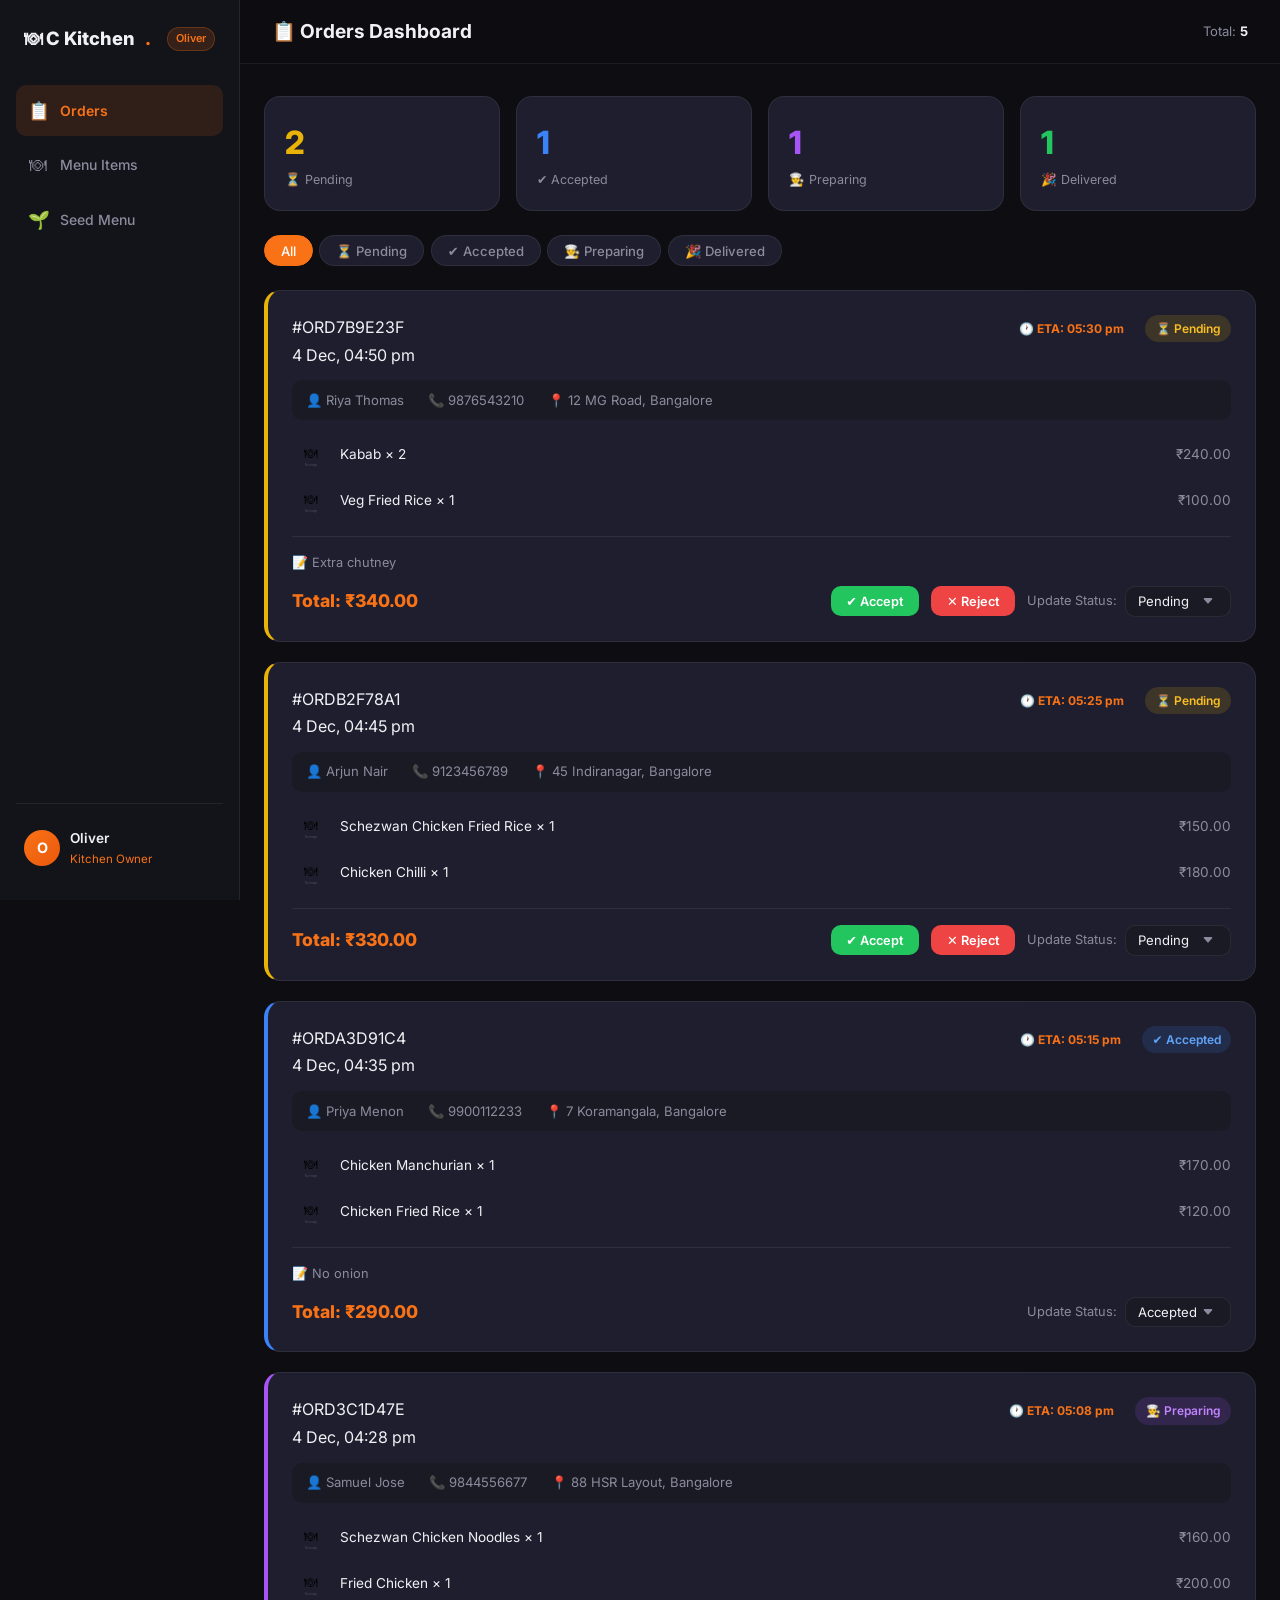
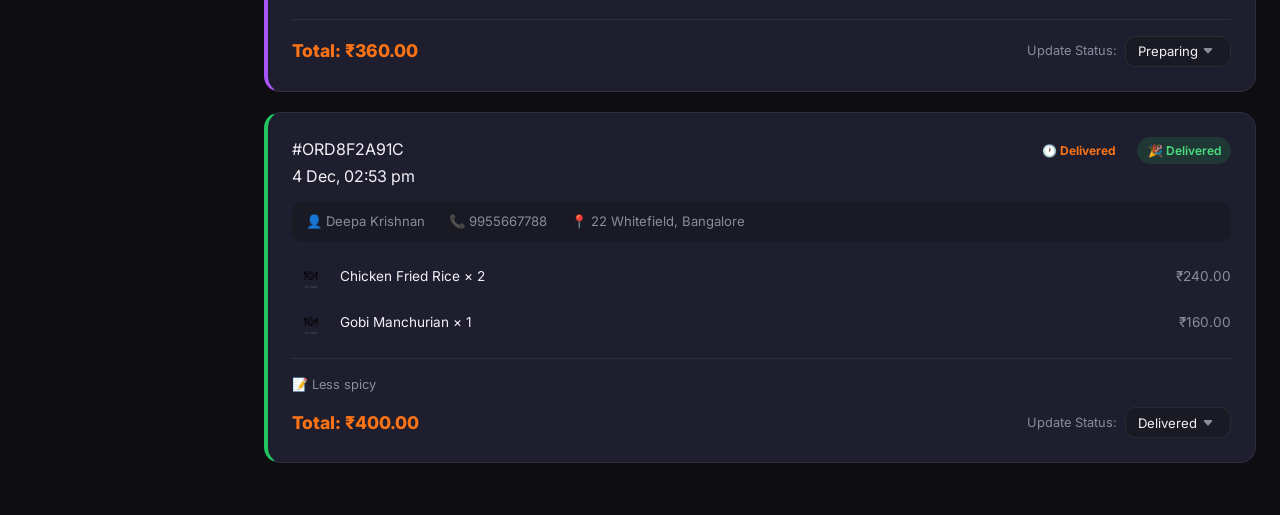
<file: preview/admin.html>
<!DOCTYPE html>
<html lang="en">
<head>
  <meta charset="UTF-8" />
  <meta name="viewport" content="width=device-width, initial-scale=1.0" />
  <title>Orders Dashboard — C Kitchen by Oliver</title>
  <link rel="stylesheet" href="/css/main.css" />
  <link rel="stylesheet" href="/css/admin.css" />
  <style>
    @keyframes slideIn { from { opacity:0; transform:translateY(12px); } to { opacity:1; transform:none; } }
    .eta-pill { display:inline-flex; align-items:center; gap:.35rem; background:var(--clr-primary-alpha); color:var(--clr-primary); padding:.25rem .7rem; border-radius:var(--radius-full); font-size:.75rem; font-weight:700; }
  </style>
</head>
<body>

<div class="admin-layout">
  <!-- Sidebar -->
  <aside class="admin-sidebar">
    <div class="sidebar-brand">🍽 C Kitchen<span class="brand-dot">.</span> <span class="sidebar-badge">Oliver</span></div>
    <nav class="sidebar-nav">
      <a class="sidebar-link active" href="/preview/admin.html"><span class="link-icon">📋</span> Orders</a>
      <a class="sidebar-link" href="#"><span class="link-icon">🍽</span> Menu Items</a>
      <a class="sidebar-link" href="#"><span class="link-icon">🌱</span> Seed Menu</a>
    </nav>
    <div class="sidebar-bottom">
      <div class="sidebar-admin-info">
        <div class="admin-avatar">O</div>
        <div class="admin-info-text">
          <div class="admin-name-text">Oliver</div>
          <div class="admin-role-text">Kitchen Owner</div>
        </div>
      </div>
    </div>
  </aside>

  <!-- Main -->
  <div class="admin-main">
    <div class="admin-topbar">
      <h1>📋 Orders Dashboard</h1>
      <div class="topbar-right">
        <span style="font-size:.82rem;color:var(--clr-text-muted);">Total: <strong style="color:var(--clr-text);">5</strong></span>
      </div>
    </div>

    <div class="page-container">
      <!-- Stats -->
      <div class="stats-bar">
        <div class="stat-card"><div class="stat-value" style="color:var(--clr-warning);">2</div><div class="stat-label">⏳ Pending</div></div>
        <div class="stat-card"><div class="stat-value" style="color:var(--clr-info);">1</div><div class="stat-label">✔ Accepted</div></div>
        <div class="stat-card"><div class="stat-value" style="color:var(--clr-purple);">1</div><div class="stat-label">👨‍🍳 Preparing</div></div>
        <div class="stat-card"><div class="stat-value" style="color:var(--clr-success);">1</div><div class="stat-label">🎉 Delivered</div></div>
      </div>

      <!-- Status Tabs -->
      <div class="status-tabs" id="tabs">
        <button class="status-tab active" data-status="All">All</button>
        <button class="status-tab" data-status="Pending">⏳ Pending</button>
        <button class="status-tab" data-status="Accepted">✔ Accepted</button>
        <button class="status-tab" data-status="Preparing">👨‍🍳 Preparing</button>
        <button class="status-tab" data-status="Delivered">🎉 Delivered</button>
      </div>

      <div id="orders-container"></div>
    </div>
  </div>
</div>

<script>
const ORDERS = [
  {
    id:"ORD7B9E23F", status:"Pending",
    customer:{ name:"Riya Thomas",    phone:"9876543210", address:"12 MG Road, Bangalore" },
    createdAt: new Date(Date.now() - 3*60*1000),
    estimatedDeliveryAt: new Date(Date.now() + 37*60*1000),
    items:[
      { name:"Kabab",         qty:2, price:120, img:"https://images.unsplash.com/photo-1565557623262-b51c2513a641?w=60&q=80" },
      { name:"Veg Fried Rice",qty:1, price:100, img:"https://images.unsplash.com/photo-1596560548464-f010549b84d7?w=60&q=80" },
    ], total:340, notes:"Extra chutney"
  },
  {
    id:"ORDB2F78A1", status:"Pending",
    customer:{ name:"Arjun Nair",     phone:"9123456789", address:"45 Indiranagar, Bangalore" },
    createdAt: new Date(Date.now() - 8*60*1000),
    estimatedDeliveryAt: new Date(Date.now() + 32*60*1000),
    items:[
      { name:"Schezwan Chicken Fried Rice", qty:1, price:150, img:"https://images.unsplash.com/photo-1512058564366-18510be2db19?w=60&q=80" },
      { name:"Chicken Chilli",              qty:1, price:180, img:"https://images.unsplash.com/photo-1565557623262-b51c2513a641?w=60&q=80" },
    ], total:330, notes:""
  },
  {
    id:"ORDA3D91C4", status:"Accepted",
    customer:{ name:"Priya Menon",    phone:"9900112233", address:"7 Koramangala, Bangalore" },
    createdAt: new Date(Date.now() - 18*60*1000),
    estimatedDeliveryAt: new Date(Date.now() + 22*60*1000),
    items:[
      { name:"Chicken Manchurian",  qty:1, price:170, img:"https://images.unsplash.com/photo-1626082927389-6cd097cdc6ec?w=60&q=80" },
      { name:"Chicken Fried Rice",  qty:1, price:120, img:"https://images.unsplash.com/photo-1512058564366-18510be2db19?w=60&q=80" },
    ], total:290, notes:"No onion"
  },
  {
    id:"ORD3C1D47E", status:"Preparing",
    customer:{ name:"Samuel Jose",   phone:"9844556677", address:"88 HSR Layout, Bangalore" },
    createdAt: new Date(Date.now() - 25*60*1000),
    estimatedDeliveryAt: new Date(Date.now() + 15*60*1000),
    items:[
      { name:"Schezwan Chicken Noodles", qty:1, price:160, img:"https://images.unsplash.com/photo-1569718212165-3a8278d5f624?w=60&q=80" },
      { name:"Fried Chicken",            qty:1, price:200, img:"https://images.unsplash.com/photo-1598515214211-89d3c73ae83b?w=60&q=80" },
    ], total:360, notes:""
  },
  {
    id:"ORD8F2A91C", status:"Delivered",
    customer:{ name:"Deepa Krishnan", phone:"9955667788", address:"22 Whitefield, Bangalore" },
    createdAt: new Date(Date.now() - 2*60*60*1000),
    estimatedDeliveryAt: new Date(Date.now() - 2*60*60*1000 + 40*60*1000),
    items:[
      { name:"Chicken Fried Rice", qty:2, price:120, img:"https://images.unsplash.com/photo-1512058564366-18510be2db19?w=60&q=80" },
      { name:"Gobi Manchurian",    qty:1, price:160, img:"https://images.unsplash.com/photo-1630409351241-e90e7f6a8bf4?w=60&q=80" },
    ], total:400, notes:"Less spicy"
  },
];

const STATUSES = ["Pending","Accepted","Rejected","Preparing","Delivered"];
const STATUS_MAP = {
  Pending:   "badge-amber",
  Accepted:  "badge-blue",
  Rejected:  "badge-red",
  Preparing: "badge-purple",
  Delivered: "badge-green",
};
const STATUS_ICON = { Pending:"⏳", Accepted:"✔", Rejected:"✕", Preparing:"👨‍🍳", Delivered:"🎉" };

function formatDate(d) {
  return d.toLocaleString("en-IN", { day:"numeric", month:"short", hour:"2-digit", minute:"2-digit" });
}
function fmtTime(d) {
  return new Date(d).toLocaleTimeString("en-IN", { hour:"2-digit", minute:"2-digit" });
}

function renderOrders(filter) {
  const container = document.getElementById("orders-container");
  const list = filter === "All" ? ORDERS : ORDERS.filter(o => o.status === filter);

  container.innerHTML = list.map(order => {
    const quickBtns = order.status === "Pending"
      ? `<button class="btn btn-success btn-sm" onclick="updateStatus('${order.id}','Accepted')">✔ Accept</button>
         <button class="btn btn-danger btn-sm" onclick="updateStatus('${order.id}','Rejected')">✕ Reject</button>`
      : "";

    const opts = STATUSES.map(s => `<option value="${s}" ${s===order.status?"selected":""}>${s}</option>`).join("");

    return `
      <div class="admin-order-card status-${order.status.toLowerCase()}" id="card-${order.id}" style="animation:slideIn .3s ease both;">
        <div class="admin-order-header">
          <div class="admin-order-meta">
            <span class="order-id">#${order.id}</span>
            <span class="order-date">${formatDate(order.createdAt)}</span>
          </div>
          <div style="display:flex;align-items:center;gap:.6rem;">
            ${order.estimatedDeliveryAt && order.status !== 'Rejected' ? `<span class="eta-pill">🕐 ${order.status === 'Delivered' ? 'Delivered' : 'ETA: ' + fmtTime(order.estimatedDeliveryAt)}</span>` : ''}
            <span class="badge ${STATUS_MAP[order.status]}">${STATUS_ICON[order.status]} ${order.status}</span>
          </div>
        </div>
        <div class="admin-customer-info">
          <span>👤 ${order.customer.name}</span>
          <span>📞 ${order.customer.phone}</span>
          <span>📍 ${order.customer.address}</span>
        </div>
        <div class="admin-order-items">
          ${order.items.map(i => `
            <div class="admin-order-item">
              <img src="${i.img}" alt="${i.name}" onerror="this.src='/assets/placeholder.svg'" />
              <span>${i.name} × ${i.qty}</span>
              <span>₹${(i.price*i.qty).toFixed(2)}</span>
            </div>`).join("")}
        </div>
        ${order.notes ? `<p class="order-notes">📝 ${order.notes}</p>` : ""}
        <div class="admin-order-footer">
          <strong class="order-total">Total: ₹${order.total.toFixed(2)}</strong>
          <div class="admin-order-actions">
            ${quickBtns}
            <div class="status-update-wrap">
              <label>Update Status:</label>
              <select class="status-select" onchange="updateStatus('${order.id}', this.value)">${opts}</select>
            </div>
          </div>
        </div>
      </div>`;
  }).join("");
}

let currentFilter = "All";

function updateStatus(orderId, newStatus) {
  const order = ORDERS.find(o => o.id === orderId);
  if (!order) return;
  order.status = newStatus;
  renderOrders(currentFilter);
  const t = document.createElement("div");
  t.className = "toast toast-success";
  t.innerHTML = `<span class="toast-icon">✓</span><span class="toast-message">Order ${orderId.slice(-6)} marked as ${newStatus}</span>`;
  document.body.appendChild(t);
  requestAnimationFrame(() => t.classList.add("toast-visible"));
  setTimeout(() => { t.classList.remove("toast-visible"); setTimeout(() => t.remove(), 400); }, 3000);
}

// Filter tabs
document.getElementById("tabs").addEventListener("click", e => {
  const tab = e.target.closest(".status-tab");
  if (!tab) return;
  document.querySelectorAll(".status-tab").forEach(t => t.classList.remove("active"));
  tab.classList.add("active");
  currentFilter = tab.dataset.status;
  renderOrders(currentFilter);
});

renderOrders("All");
</script>
</body>
</html>
</file>
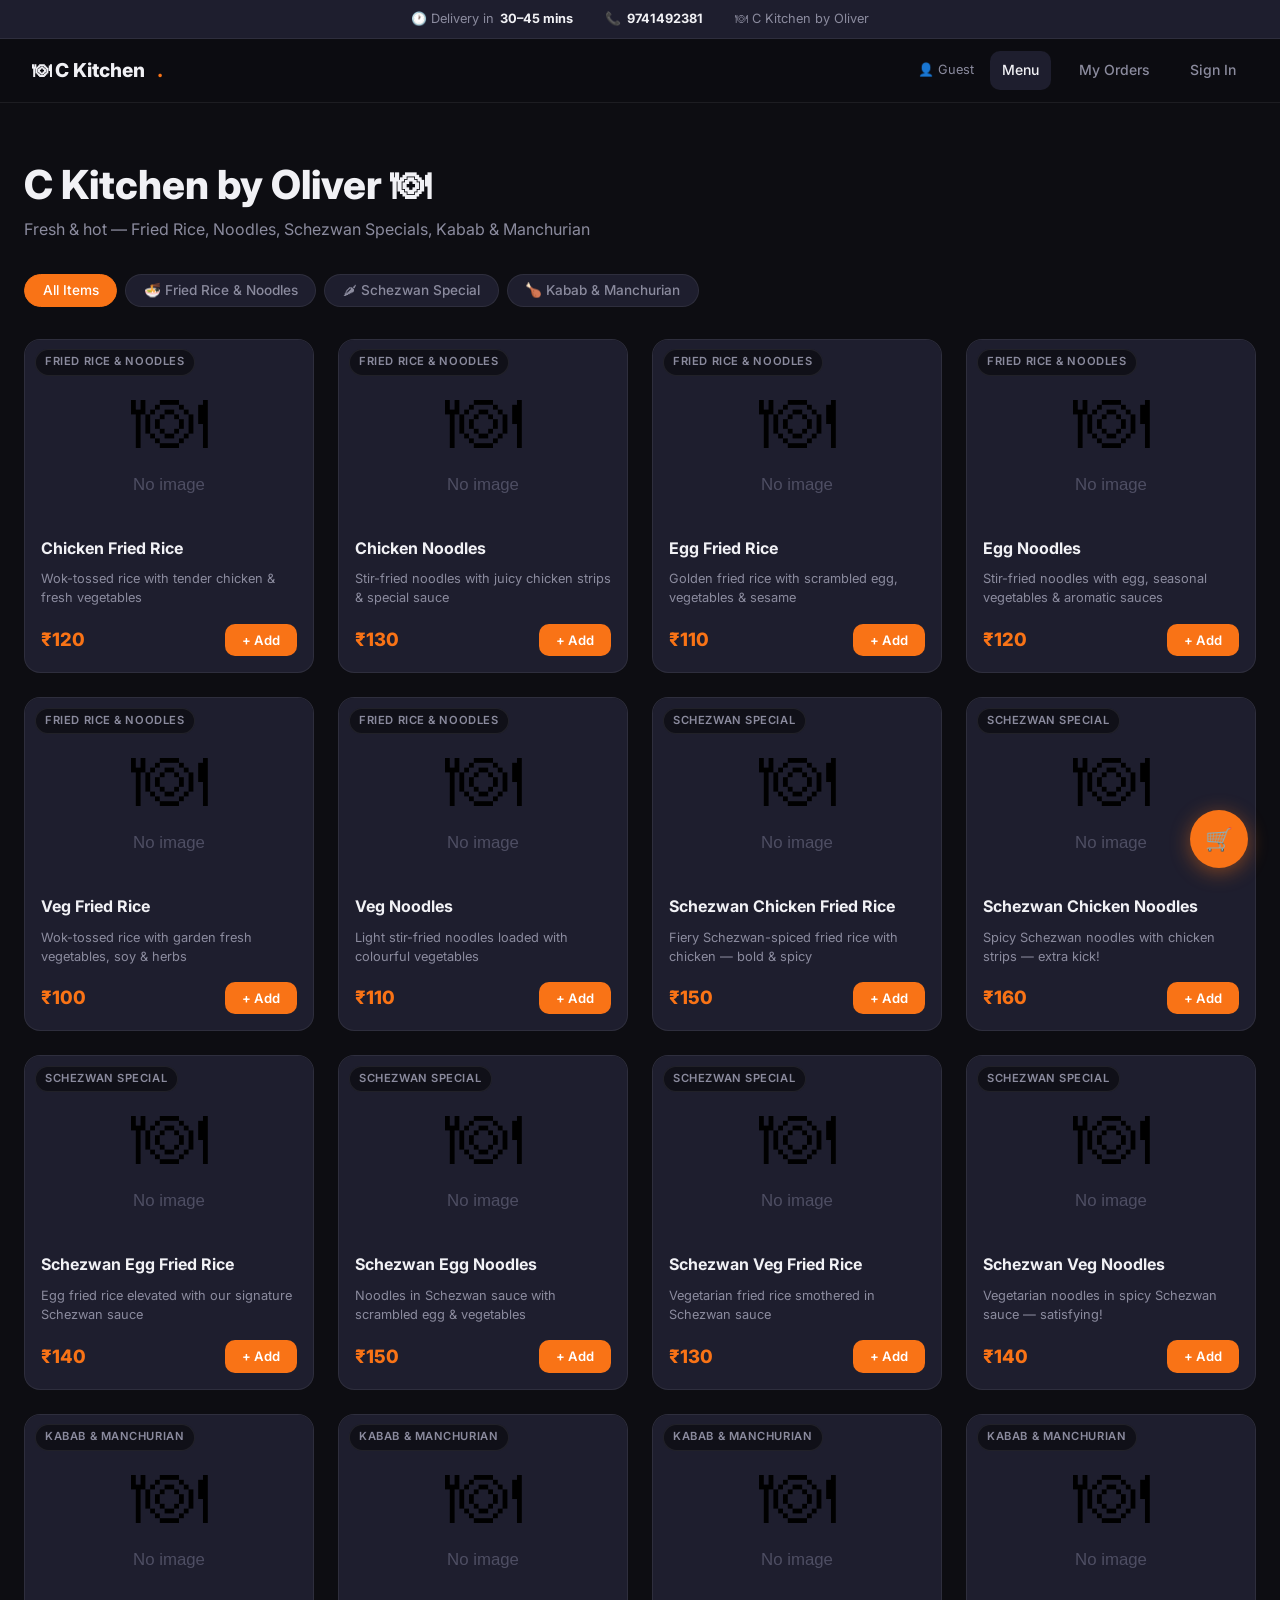
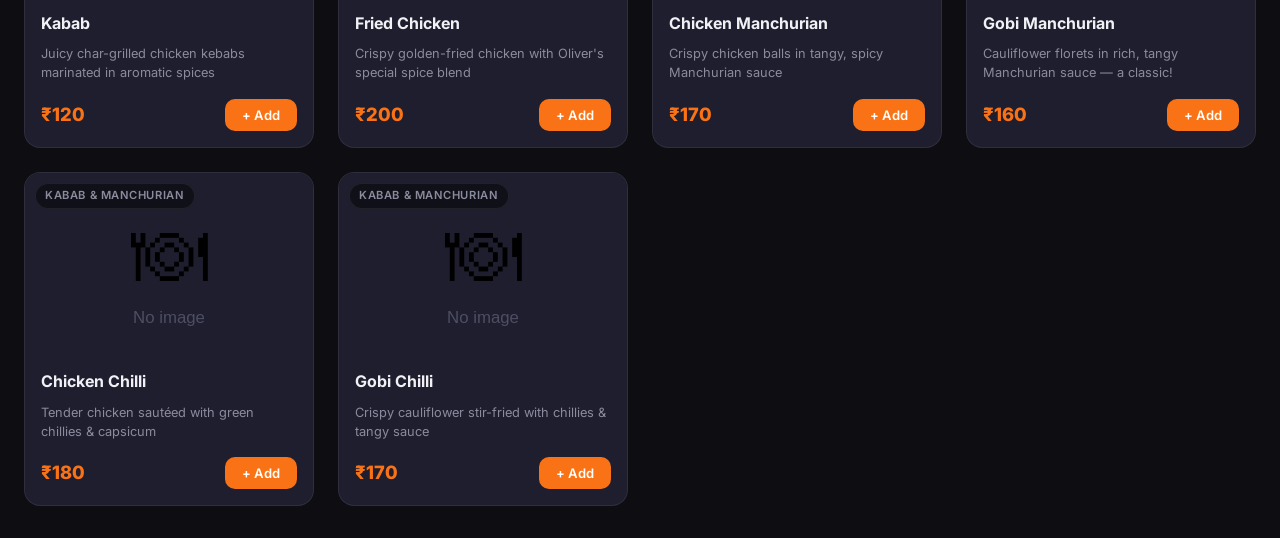
<file: preview/menu.html>
<!DOCTYPE html>
<html lang="en">
<head>
  <meta charset="UTF-8" />
  <meta name="viewport" content="width=device-width, initial-scale=1.0" />
  <title>Menu — C Kitchen by Oliver</title>
  <meta name="description" content="Order fresh Fried Rice, Noodles, Schezwan Specials, Kabab & Manchurian from C Kitchen by Oliver. Fast delivery, cooked fresh." />
  <link rel="stylesheet" href="/css/main.css" />
  <link rel="stylesheet" href="/css/menu.css" />
  <style>
    .delivery-info-bar {
      background: var(--clr-surface);
      border-bottom: 1px solid var(--clr-border);
      display: flex;
      justify-content: center;
      gap: 2rem;
      padding: 0.55rem 1.5rem;
      font-size: 0.8rem;
      color: var(--clr-text-muted);
    }
    .delivery-info-bar span { display:flex; align-items:center; gap:0.35rem; }
    .delivery-info-bar strong { color: var(--clr-text); }
    /* Order placed modal */
    .order-modal-overlay {
      position:fixed; inset:0; background:rgba(0,0,0,0.7); z-index:1000;
      display:none; align-items:center; justify-content:center;
    }
    .order-modal-overlay.show { display:flex; }
    .order-modal {
      background:var(--clr-surface); border:1px solid var(--clr-border);
      border-radius:var(--radius-xl); padding:2.5rem; max-width:420px; width:90%;
      text-align:center; animation: popIn .35s cubic-bezier(.34,1.56,.64,1) both;
    }
    @keyframes popIn { from{opacity:0;transform:scale(.85)} to{opacity:1;transform:scale(1)} }
    .order-modal .emoji { font-size:3.5rem; margin-bottom:.75rem; }
    .order-modal h2 { font-size:1.4rem; margin-bottom:.5rem; }
    .order-modal p { color:var(--clr-text-muted); font-size:.9rem; margin-bottom:1.5rem; }
    .order-modal .eta-pill {
      display:inline-flex; align-items:center; gap:.5rem;
      background:var(--clr-primary-alpha); color:var(--clr-primary);
      padding:.5rem 1.25rem; border-radius:var(--radius-full);
      font-weight:700; font-size:1rem; margin-bottom:1.5rem;
    }
  </style>
</head>
<body>

<!-- Top info bar -->
<div class="delivery-info-bar">
  <span>🕐 Delivery in <strong>30–45 mins</strong></span>
  <span>📞 <strong>9741492381</strong></span>
  <span>🍽 C Kitchen by Oliver</span>
</div>

<!-- Navbar -->
<nav class="navbar">
  <a class="navbar-brand" href="/preview/menu.html">🍽 C Kitchen<span class="brand-dot">.</span></a>
  <div class="navbar-nav">
    <span class="navbar-user">👤 <span id="user-name">Guest</span></span>
    <a class="nav-link active" href="/preview/menu.html">Menu</a>
    <a class="nav-link" href="/preview/orders.html">My Orders</a>
    <a class="nav-link" href="/index.html">Sign In</a>
  </div>
</nav>

<!-- Cart FAB -->
<div class="cart-fab-wrap">
  <button class="cart-fab" id="cart-btn" aria-label="Open cart">🛒</button>
  <span id="cart-badge" style="display:none;">0</span>
</div>

<!-- Cart Overlay -->
<div class="cart-overlay" id="cart-overlay"></div>

<!-- Cart Panel -->
<aside class="cart-panel" id="cart-panel">
  <div class="cart-panel-header">
    <h2>🛒 Your Cart</h2>
    <button id="close-cart-btn">✕</button>
  </div>
  <div id="cart-items-list">
    <div id="cart-empty-msg" style="display:flex;flex-direction:column;align-items:center;gap:.75rem;padding:3rem 1.5rem;text-align:center;color:var(--clr-text-muted);">
      <span style="font-size:2.5rem;">🛒</span>
      <p>Your cart is empty.<br/>Add some items to get started!</p>
    </div>
  </div>
  <div class="cart-panel-footer">
    <div style="display:flex;align-items:center;gap:.5rem;font-size:.8rem;color:var(--clr-text-muted);margin-bottom:.5rem;">
      <span>🕐</span><span>Estimated delivery: <strong style="color:var(--clr-primary);">30–45 mins</strong> after order</span>
    </div>
    <div class="cart-total-row">
      <span>Order Total</span>
      <span id="cart-total-amount">₹0.00</span>
    </div>
    <div id="cart-actions" style="display:none;">
      <textarea id="order-notes" placeholder="Special instructions… (e.g. less spicy, extra chutney)"></textarea>
      <button class="btn btn-primary btn-block btn-lg" id="place-order-btn">Place Order →</button>
    </div>
  </div>
</aside>

<!-- Order Placed Modal -->
<div class="order-modal-overlay" id="order-modal">
  <div class="order-modal">
    <div class="emoji">🎉</div>
    <h2>Order Placed!</h2>
    <div class="eta-pill">🕐 Est. delivery by <span id="eta-time">—</span></div>
    <p>Your order is being reviewed by the kitchen.<br/>We'll start cooking as soon as it's accepted!</p>
    <button class="btn btn-primary btn-block" onclick="closeModal()">Track My Order →</button>
  </div>
</div>

<!-- Main -->
<main class="page-container">
  <div class="page-header">
    <h1>C Kitchen by Oliver 🍽</h1>
    <p>Fresh & hot — Fried Rice, Noodles, Schezwan Specials, Kabab & Manchurian</p>
  </div>

  <div class="filter-bar">
    <button class="filter-btn active" data-category="All">All Items</button>
    <button class="filter-btn" data-category="Fried Rice & Noodles">🍜 Fried Rice & Noodles</button>
    <button class="filter-btn" data-category="Schezwan Special">🌶 Schezwan Special</button>
    <button class="filter-btn" data-category="Kabab & Manchurian">🍗 Kabab & Manchurian</button>
  </div>

  <div class="menu-grid" id="menu-grid"></div>
</main>

<script>
const MENU = [
  { id:"fr1", name:"Chicken Fried Rice",         desc:"Wok-tossed rice with tender chicken & fresh vegetables",                      price:120, cat:"Fried Rice & Noodles", img:"https://images.unsplash.com/photo-1512058564366-18510be2db19?w=400&q=80" },
  { id:"fr2", name:"Chicken Noodles",            desc:"Stir-fried noodles with juicy chicken strips & special sauce",                price:130, cat:"Fried Rice & Noodles", img:"https://images.unsplash.com/photo-1569718212165-3a8278d5f624?w=400&q=80" },
  { id:"fr3", name:"Egg Fried Rice",             desc:"Golden fried rice with scrambled egg, vegetables & sesame",                   price:110, cat:"Fried Rice & Noodles", img:"https://images.unsplash.com/photo-1603133872878-684f208fb84b?w=400&q=80" },
  { id:"fr4", name:"Egg Noodles",                desc:"Stir-fried noodles with egg, seasonal vegetables & aromatic sauces",         price:120, cat:"Fried Rice & Noodles", img:"https://images.unsplash.com/photo-1559847844-5315695dadae?w=400&q=80" },
  { id:"fr5", name:"Veg Fried Rice",             desc:"Wok-tossed rice with garden fresh vegetables, soy & herbs",                  price:100, cat:"Fried Rice & Noodles", img:"https://images.unsplash.com/photo-1596560548464-f010549b84d7?w=400&q=80" },
  { id:"fr6", name:"Veg Noodles",                desc:"Light stir-fried noodles loaded with colourful vegetables",                  price:110, cat:"Fried Rice & Noodles", img:"https://images.unsplash.com/photo-1547592180-85f173990554?w=400&q=80" },
  { id:"sz1", name:"Schezwan Chicken Fried Rice",desc:"Fiery Schezwan-spiced fried rice with chicken — bold & spicy",              price:150, cat:"Schezwan Special",    img:"https://images.unsplash.com/photo-1512058564366-18510be2db19?w=400&q=80" },
  { id:"sz2", name:"Schezwan Chicken Noodles",   desc:"Spicy Schezwan noodles with chicken strips — extra kick!",                  price:160, cat:"Schezwan Special",    img:"https://images.unsplash.com/photo-1569718212165-3a8278d5f624?w=400&q=80" },
  { id:"sz3", name:"Schezwan Egg Fried Rice",    desc:"Egg fried rice elevated with our signature Schezwan sauce",                 price:140, cat:"Schezwan Special",    img:"https://images.unsplash.com/photo-1603133872878-684f208fb84b?w=400&q=80" },
  { id:"sz4", name:"Schezwan Egg Noodles",       desc:"Noodles in Schezwan sauce with scrambled egg & vegetables",                 price:150, cat:"Schezwan Special",    img:"https://images.unsplash.com/photo-1559847844-5315695dadae?w=400&q=80" },
  { id:"sz5", name:"Schezwan Veg Fried Rice",    desc:"Vegetarian fried rice smothered in Schezwan sauce",                        price:130, cat:"Schezwan Special",    img:"https://images.unsplash.com/photo-1596560548464-f010549b84d7?w=400&q=80" },
  { id:"sz6", name:"Schezwan Veg Noodles",       desc:"Vegetarian noodles in spicy Schezwan sauce — satisfying!",                 price:140, cat:"Schezwan Special",    img:"https://images.unsplash.com/photo-1547592180-85f173990554?w=400&q=80" },
  { id:"km1", name:"Kabab",                      desc:"Juicy char-grilled chicken kebabs marinated in aromatic spices",            price:120, cat:"Kabab & Manchurian",  img:"https://images.unsplash.com/photo-1565557623262-b51c2513a641?w=400&q=80" },
  { id:"km2", name:"Fried Chicken",              desc:"Crispy golden-fried chicken with Oliver's special spice blend",            price:200, cat:"Kabab & Manchurian",  img:"https://images.unsplash.com/photo-1598515214211-89d3c73ae83b?w=400&q=80" },
  { id:"km3", name:"Chicken Manchurian",         desc:"Crispy chicken balls in tangy, spicy Manchurian sauce",                    price:170, cat:"Kabab & Manchurian",  img:"https://images.unsplash.com/photo-1626082927389-6cd097cdc6ec?w=400&q=80" },
  { id:"km4", name:"Gobi Manchurian",            desc:"Cauliflower florets in rich, tangy Manchurian sauce — a classic!",        price:160, cat:"Kabab & Manchurian",  img:"https://images.unsplash.com/photo-1630409351241-e90e7f6a8bf4?w=400&q=80" },
  { id:"km5", name:"Chicken Chilli",             desc:"Tender chicken sautéed with green chillies & capsicum",                    price:180, cat:"Kabab & Manchurian",  img:"https://images.unsplash.com/photo-1565557623262-b51c2513a641?w=400&q=80" },
  { id:"km6", name:"Gobi Chilli",                desc:"Crispy cauliflower stir-fried with chillies & tangy sauce",                price:170, cat:"Kabab & Manchurian",  img:"https://images.unsplash.com/photo-1630409351241-e90e7f6a8bf4?w=400&q=80" },
];

let cart = [];

function getTotal() { return cart.reduce((s, i) => s + i.price * i.qty, 0); }
function getCount() { return cart.reduce((s, i) => s + i.qty, 0); }

function renderMenu(cat) {
  const items = cat === "All" ? MENU : MENU.filter(i => i.cat === cat);
  const grid  = document.getElementById("menu-grid");
  grid.innerHTML = items.map(item => {
    const inCart = cart.find(c => c.id === item.id);
    return `
      <div class="menu-card">
        <div class="menu-card-img-wrap">
          <img src="${item.img}" alt="${item.name}" loading="lazy" onerror="this.src='/assets/placeholder.svg'" />
          <span class="menu-card-category">${item.cat}</span>
        </div>
        <div class="menu-card-body">
          <h3 class="menu-card-title">${item.name}</h3>
          <p class="menu-card-desc">${item.desc}</p>
          <div class="menu-card-footer">
            <span class="menu-card-price">₹${item.price}</span>
            <button class="btn btn-primary add-btn" data-id="${item.id}">
              ${inCart ? `+ More (${inCart.qty})` : '+ Add'}
            </button>
          </div>
        </div>
      </div>`;
  }).join("");

  grid.querySelectorAll(".add-btn").forEach(btn => {
    btn.addEventListener("click", () => {
      const item = MENU.find(i => i.id === btn.dataset.id);
      const ex   = cart.find(c => c.id === item.id);
      if (ex) ex.qty++; else cart.push({ ...item, qty: 1 });
      updateBadge(); renderMenu(currentCat); showToast(`${item.name} added!`);
    });
  });
}

function renderCart() {
  const list    = document.getElementById("cart-items-list");
  const empty   = document.getElementById("cart-empty-msg");
  const actions = document.getElementById("cart-actions");
  document.getElementById("cart-total-amount").textContent = `₹${getTotal().toFixed(2)}`;
  if (cart.length === 0) {
    list.innerHTML = ""; list.appendChild(empty);
    empty.style.display = "flex"; actions.style.display = "none"; return;
  }
  empty.style.display = "none"; actions.style.display = "block";
  list.innerHTML = cart.map(item => `
    <div class="cart-item">
      <img src="${item.img}" alt="${item.name}" onerror="this.src='/assets/placeholder.svg'" />
      <div class="cart-item-info">
        <p class="cart-item-name">${item.name}</p>
        <p class="cart-item-price">₹${item.price}</p>
      </div>
      <div class="cart-item-qty">
        <button class="qty-btn" data-id="${item.id}" data-d="-1">−</button>
        <span>${item.qty}</span>
        <button class="qty-btn" data-id="${item.id}" data-d="1">+</button>
      </div>
      <button class="cart-remove-btn" data-id="${item.id}">✕</button>
    </div>`).join("");

  list.querySelectorAll(".qty-btn").forEach(btn => {
    btn.addEventListener("click", () => {
      const it = cart.find(c => c.id === btn.dataset.id);
      if (!it) return;
      it.qty += parseInt(btn.dataset.d);
      if (it.qty <= 0) cart = cart.filter(c => c.id !== btn.dataset.id);
      updateBadge(); renderCart();
    });
  });
  list.querySelectorAll(".cart-remove-btn").forEach(btn => {
    btn.addEventListener("click", () => {
      cart = cart.filter(c => c.id !== btn.dataset.id);
      updateBadge(); renderCart();
    });
  });
}

function updateBadge() {
  const b = document.getElementById("cart-badge");
  const n = getCount();
  b.textContent = n;
  b.style.display = n > 0 ? "flex" : "none";
}

function showToast(msg) {
  const t = document.createElement("div");
  t.className = "toast toast-success";
  t.innerHTML = `<span class="toast-icon">✓</span><span class="toast-message">${msg}</span>`;
  document.body.appendChild(t);
  requestAnimationFrame(() => t.classList.add("toast-visible"));
  setTimeout(() => { t.classList.remove("toast-visible"); setTimeout(() => t.remove(), 400); }, 2500);
}

// ETA helper — 40 minutes from now
function getETA() {
  const d = new Date(Date.now() + 40 * 60 * 1000);
  return d.toLocaleTimeString("en-IN", { hour:"2-digit", minute:"2-digit" });
}

// Place order
document.getElementById("place-order-btn").addEventListener("click", () => {
  if (cart.length === 0) return;
  document.getElementById("eta-time").textContent = getETA();
  document.getElementById("order-modal").classList.add("show");
  cart = []; updateBadge(); renderCart(); closeCart();

  // Save order to localStorage for orders page preview
  const orders = JSON.parse(localStorage.getItem("ck_orders") || "[]");
  orders.unshift({
    id: "ORD" + Math.random().toString(36).slice(2,9).toUpperCase(),
    status: "Pending",
    createdAt: new Date().toISOString(),
    estimatedDeliveryAt: new Date(Date.now() + 40 * 60 * 1000).toISOString(),
    items: cart,
    total: getTotal(),
    notes: document.getElementById("order-notes").value
  });
  localStorage.setItem("ck_orders", JSON.stringify(orders));
});

function closeModal() {
  document.getElementById("order-modal").classList.remove("show");
  window.location.href = "/preview/orders.html";
}
document.getElementById("order-modal").addEventListener("click", e => {
  if (e.target === e.currentTarget) closeModal();
});

// Filters
let currentCat = "All";
document.querySelectorAll(".filter-btn").forEach(btn => {
  btn.addEventListener("click", () => {
    document.querySelectorAll(".filter-btn").forEach(b => b.classList.remove("active"));
    btn.classList.add("active");
    currentCat = btn.dataset.category;
    renderMenu(currentCat);
  });
});

// Cart panel
document.getElementById("cart-btn").addEventListener("click", () => {
  renderCart();
  document.getElementById("cart-panel").classList.add("open");
  document.getElementById("cart-overlay").classList.add("visible");
});
document.getElementById("cart-overlay").addEventListener("click", closeCart);
document.getElementById("close-cart-btn").addEventListener("click", closeCart);
function closeCart() {
  document.getElementById("cart-panel").classList.remove("open");
  document.getElementById("cart-overlay").classList.remove("visible");
}

renderMenu("All");
</script>
</body>
</html>
</file>
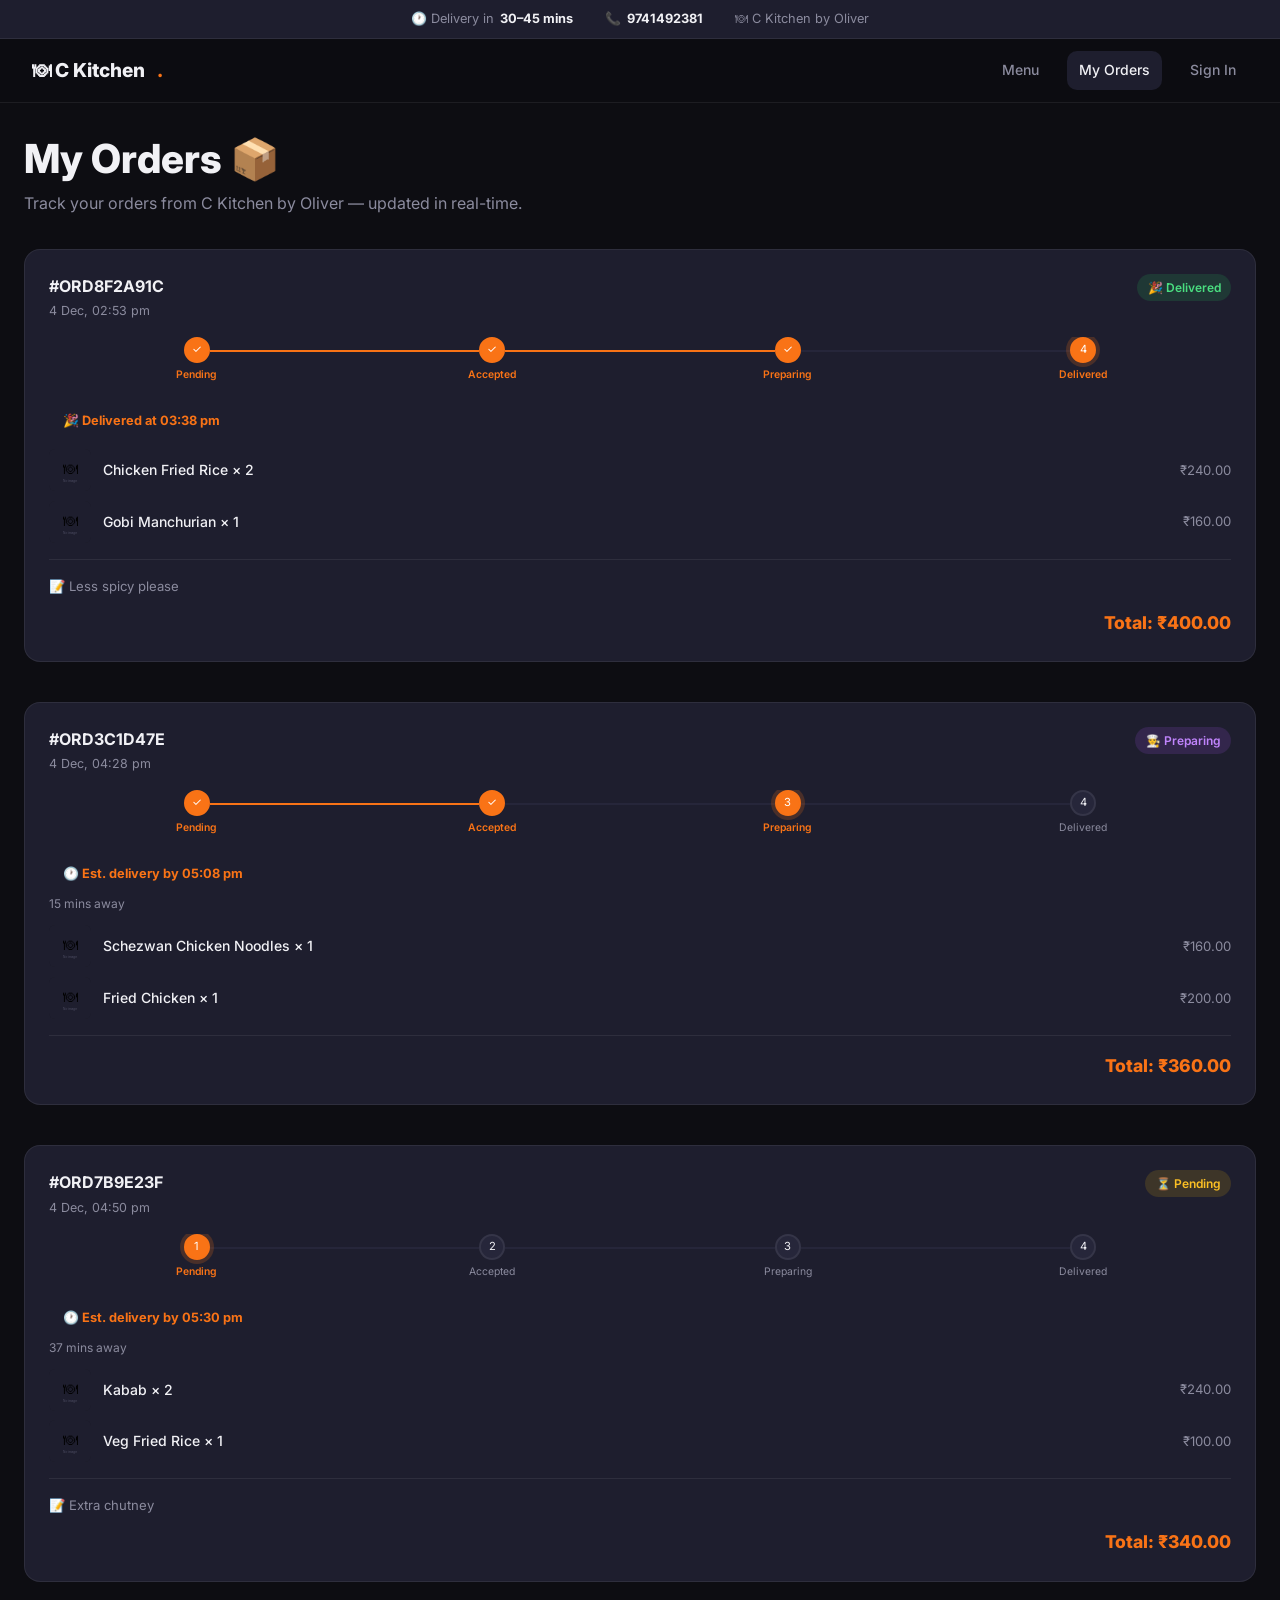
<file: preview/orders.html>
<!DOCTYPE html>
<html lang="en">
<head>
  <meta charset="UTF-8" />
  <meta name="viewport" content="width=device-width, initial-scale=1.0" />
  <title>My Orders — C Kitchen by Oliver</title>
  <meta name="description" content="Track your C Kitchen by Oliver order in real-time." />
  <link rel="stylesheet" href="/css/main.css" />
  <link rel="stylesheet" href="/css/orders.css" />
  <style>
    .delivery-info-bar { background:var(--clr-surface); border-bottom:1px solid var(--clr-border); display:flex; justify-content:center; gap:2rem; padding:.55rem 1.5rem; font-size:.8rem; color:var(--clr-text-muted); }
    .delivery-info-bar span { display:flex; align-items:center; gap:.35rem; }
    .delivery-info-bar strong { color:var(--clr-text); }
    .eta-display {
      display: inline-flex; align-items:center; gap:.4rem;
      background: var(--clr-primary-alpha); color:var(--clr-primary);
      padding:.35rem .85rem; border-radius:var(--radius-full);
      font-size:.8rem; font-weight:700; margin-top:.35rem;
    }
    .countdown { font-size:.75rem; color:var(--clr-text-muted); margin-top:.25rem; }
  </style>
</head>
<body>

<div class="delivery-info-bar">
  <span>🕐 Delivery in <strong>30–45 mins</strong></span>
  <span>📞 <strong>9741492381</strong></span>
  <span>🍽 C Kitchen by Oliver</span>
</div>

<nav class="navbar">
  <a class="navbar-brand" href="/preview/menu.html">🍽 C Kitchen<span class="brand-dot">.</span></a>
  <div class="navbar-nav">
    <a class="nav-link" href="/preview/menu.html">Menu</a>
    <a class="nav-link active" href="/preview/orders.html">My Orders</a>
    <a class="nav-link" href="/index.html">Sign In</a>
  </div>
</nav>

<main class="page-container">
  <div class="page-header">
    <h1>My Orders 📦</h1>
    <p>Track your orders from C Kitchen by Oliver — updated in real-time.</p>
  </div>
  <div id="orders-container"></div>
</main>

<script>
// ── Merge localStorage orders + default samples ─────────────────────
const DEFAULT_ORDERS = [
  {
    id: "ORD8F2A91C",
    status: "Delivered",
    createdAt: new Date(Date.now() - 2 * 60 * 60 * 1000).toISOString(),
    estimatedDeliveryAt: new Date(Date.now() - 2 * 60 * 60 * 1000 + 40 * 60 * 1000).toISOString(),
    deliveredAt: new Date(Date.now() - 75 * 60 * 1000).toISOString(),
    items: [
      { name:"Chicken Fried Rice", qty:2, price:120, img:"https://images.unsplash.com/photo-1512058564366-18510be2db19?w=80&q=80" },
      { name:"Gobi Manchurian",    qty:1, price:160, img:"https://images.unsplash.com/photo-1630409351241-e90e7f6a8bf4?w=80&q=80" },
    ],
    total: 400, notes: "Less spicy please"
  },
  {
    id: "ORD3C1D47E",
    status: "Preparing",
    createdAt: new Date(Date.now() - 25 * 60 * 1000).toISOString(),
    estimatedDeliveryAt: new Date(Date.now() + 15 * 60 * 1000).toISOString(),
    items: [
      { name:"Schezwan Chicken Noodles", qty:1, price:160, img:"https://images.unsplash.com/photo-1569718212165-3a8278d5f624?w=80&q=80" },
      { name:"Fried Chicken",            qty:1, price:200, img:"https://images.unsplash.com/photo-1598515214211-89d3c73ae83b?w=80&q=80" },
    ],
    total: 360, notes: ""
  },
  {
    id: "ORD7B9E23F",
    status: "Pending",
    createdAt: new Date(Date.now() - 3 * 60 * 1000).toISOString(),
    estimatedDeliveryAt: new Date(Date.now() + 37 * 60 * 1000).toISOString(),
    items: [
      { name:"Kabab",         qty:2, price:120, img:"https://images.unsplash.com/photo-1565557623262-b51c2513a641?w=80&q=80" },
      { name:"Veg Fried Rice",qty:1, price:100, img:"https://images.unsplash.com/photo-1596560548464-f010549b84d7?w=80&q=80" },
    ],
    total: 340, notes: "Extra chutney"
  },
];

const savedOrders = JSON.parse(localStorage.getItem("ck_orders") || "[]");
const ALL_ORDERS  = [...savedOrders, ...DEFAULT_ORDERS];

const STATUS_MAP = { Pending:"badge-amber", Accepted:"badge-blue", Rejected:"badge-red", Preparing:"badge-purple", Delivered:"badge-green" };
const STATUS_ICON= { Pending:"⏳", Accepted:"✔", Rejected:"✕", Preparing:"👨‍🍳", Delivered:"🎉" };
const STEPS = ["Pending","Accepted","Preparing","Delivered"];

function fmt(d) {
  return new Date(d).toLocaleTimeString("en-IN", { hour:"2-digit", minute:"2-digit" });
}
function fmtDate(d) {
  return new Date(d).toLocaleString("en-IN", { day:"numeric", month:"short", hour:"2-digit", minute:"2-digit" });
}

// Countdown timer
function minsLeft(isoStr) {
  const diff = Math.round((new Date(isoStr) - Date.now()) / 60000);
  if (diff <= 0) return "arriving now";
  return `${diff} min${diff === 1 ? "" : "s"} away`;
}

function etaBlock(order) {
  if (order.status === "Rejected") return `<p style="font-size:.8rem;color:var(--clr-error);margin:.5rem 0 0;">❌ Order was rejected by the kitchen.</p>`;
  if (order.status === "Delivered") {
    const t = order.deliveredAt ? fmt(order.deliveredAt) : fmt(order.estimatedDeliveryAt);
    return `<div class="eta-display">🎉 Delivered at ${t}</div>`;
  }
  return `
    <div class="eta-display" id="eta-${order.id}">🕐 Est. delivery by ${fmt(order.estimatedDeliveryAt)}</div>
    <div class="countdown" id="cd-${order.id}">${minsLeft(order.estimatedDeliveryAt)}</div>`;
}

function progressBar(status) {
  if (status === "Rejected") return "";
  const activeIdx = STEPS.indexOf(status);
  return `<div class="status-progress">
    ${STEPS.map((step, i) => {
      const done   = i < activeIdx;
      const active = i === activeIdx;
      return `<div class="status-step ${done?"done":""} ${active?"active":""}">
        <div class="step-dot">${done ? "✓" : (i+1)}</div>
        <div class="step-label">${step}</div>
      </div>`;
    }).join("")}
  </div>`;
}

const container = document.getElementById("orders-container");

if (ALL_ORDERS.length === 0) {
  container.innerHTML = `<div style="text-align:center;padding:4rem 1rem;color:var(--clr-text-muted);">
    <div style="font-size:3rem;margin-bottom:1rem;">📦</div>
    <h3>No orders yet</h3>
    <p>Head to the menu and place your first order!</p>
    <a href="/preview/menu.html" class="btn btn-primary" style="margin-top:1rem;">Browse Menu →</a>
  </div>`;
} else {
  container.innerHTML = ALL_ORDERS.map(order => {
    const items = order.items.map(i => `
      <div class="order-item-row">
        <img src="${i.img || '/assets/placeholder.svg'}" alt="${i.name}" onerror="this.src='/assets/placeholder.svg'" />
        <span>${i.name} × ${i.qty}</span>
        <span>₹${(i.price * i.qty).toFixed(2)}</span>
      </div>`).join("");

    return `
      <div class="order-card" style="margin-bottom:1.25rem;">
        <div class="order-card-header">
          <div>
            <span class="order-id">#${order.id}</span>
            <span class="order-date">${fmtDate(order.createdAt)}</span>
          </div>
          <span class="badge ${STATUS_MAP[order.status] || 'badge-gray'}">${STATUS_ICON[order.status] || "?"} ${order.status}</span>
        </div>
        ${progressBar(order.status)}
        ${etaBlock(order)}
        <div class="order-items" style="margin-top:.75rem;">${items}</div>
        ${order.notes ? `<p class="order-notes">📝 ${order.notes}</p>` : ""}
        <div class="order-card-footer">
          <span class="order-total">Total: ₹${Number(order.total).toFixed(2)}</span>
        </div>
      </div>`;
  }).join("");
}

// Tick countdown every 30s
setInterval(() => {
  ALL_ORDERS.forEach(o => {
    if (!o.estimatedDeliveryAt || o.status === "Delivered" || o.status === "Rejected") return;
    const el = document.getElementById(`cd-${o.id}`);
    if (el) el.textContent = minsLeft(o.estimatedDeliveryAt);
  });
}, 30000);
</script>
</body>
</html>
</file>
<file: css/main.css>
/* ============================================================
   main.css — Global Design System
   Cloud Kitchen App
   ============================================================ */

@import url('https://fonts.googleapis.com/css2?family=Inter:wght@300;400;500;600;700;800&display=swap');

/* ─── CSS Custom Properties ─────────────────────────────────── */
:root {
  /* Brand */
  --clr-primary:       #f97316;   /* orange-500 */
  --clr-primary-dark:  #ea580c;   /* orange-600 */
  --clr-primary-light: #fed7aa;   /* orange-200 */
  --clr-accent:        #fb923c;   /* orange-400 */

  /* Backgrounds */
  --clr-bg:            #0d0d12;
  --clr-bg-2:          #13131a;
  --clr-bg-3:          #1a1a24;
  --clr-surface:       #1e1e2e;
  --clr-surface-2:     #26263a;
  --clr-border:        rgba(255,255,255,0.07);

  /* Text */
  --clr-text:          #f1f1f5;
  --clr-text-muted:    #8b8b9e;
  --clr-text-faint:    #4e4e63;

  /* Status */
  --clr-success:       #22c55e;
  --clr-error:         #ef4444;
  --clr-warning:       #eab308;
  --clr-info:          #3b82f6;
  --clr-purple:        #a855f7;

  /* Spacing */
  --space-1:  0.25rem;
  --space-2:  0.5rem;
  --space-3:  0.75rem;
  --space-4:  1rem;
  --space-5:  1.25rem;
  --space-6:  1.5rem;
  --space-8:  2rem;
  --space-10: 2.5rem;
  --space-12: 3rem;
  --space-16: 4rem;

  /* Radii */
  --radius-sm: 6px;
  --radius-md: 10px;
  --radius-lg: 16px;
  --radius-xl: 24px;
  --radius-full: 9999px;

  /* Shadows */
  --shadow-sm:  0 1px 3px rgba(0,0,0,.4);
  --shadow-md:  0 4px 16px rgba(0,0,0,.5);
  --shadow-lg:  0 8px 32px rgba(0,0,0,.6);
  --shadow-glow:0 0 24px rgba(249,115,22,.25);

  /* Transitions */
  --transition: 0.2s ease;
}

/* ─── Reset ──────────────────────────────────────────────────── */
*, *::before, *::after { box-sizing: border-box; margin: 0; padding: 0; }
html { font-size: 16px; scroll-behavior: smooth; }
body {
  font-family: 'Inter', system-ui, sans-serif;
  background: var(--clr-bg);
  color: var(--clr-text);
  min-height: 100vh;
  line-height: 1.6;
  -webkit-font-smoothing: antialiased;
}
img { display: block; max-width: 100%; }
a { color: var(--clr-primary); text-decoration: none; }
a:hover { text-decoration: underline; }
button { cursor: pointer; font-family: inherit; border: none; }

/* ─── Typography ─────────────────────────────────────────────── */
h1 { font-size: clamp(1.75rem, 4vw, 2.5rem); font-weight: 800; line-height: 1.2; }
h2 { font-size: clamp(1.25rem, 3vw, 1.75rem); font-weight: 700; }
h3 { font-size: 1.1rem; font-weight: 600; }
p  { color: var(--clr-text-muted); }

/* ─── Buttons ────────────────────────────────────────────────── */
.btn {
  display: inline-flex;
  align-items: center;
  gap: var(--space-2);
  padding: 0.6rem 1.25rem;
  border-radius: var(--radius-md);
  font-size: 0.875rem;
  font-weight: 600;
  transition: all var(--transition);
  border: 1.5px solid transparent;
  white-space: nowrap;
}
.btn:disabled { opacity: 0.5; cursor: not-allowed; }

.btn-primary {
  background: var(--clr-primary);
  color: #fff;
}
.btn-primary:hover:not(:disabled) {
  background: var(--clr-primary-dark);
  box-shadow: var(--shadow-glow);
  transform: translateY(-1px);
}

.btn-secondary {
  background: var(--clr-surface-2);
  color: var(--clr-text);
  border-color: var(--clr-border);
}
.btn-secondary:hover:not(:disabled) { background: var(--clr-bg-3); }

.btn-outline {
  background: transparent;
  color: var(--clr-primary);
  border-color: var(--clr-primary);
}
.btn-outline:hover:not(:disabled) { background: rgba(249,115,22,.12); }

.btn-success {
  background: var(--clr-success);
  color: #fff;
}
.btn-success:hover:not(:disabled) { background: #16a34a; transform: translateY(-1px); }

.btn-danger {
  background: var(--clr-error);
  color: #fff;
}
.btn-danger:hover:not(:disabled) { background: #dc2626; transform: translateY(-1px); }

.btn-ghost {
  background: transparent;
  color: var(--clr-text-muted);
}
.btn-ghost:hover { color: var(--clr-text); }

.btn-sm { padding: 0.4rem 0.9rem; font-size: 0.8rem; }
.btn-lg { padding: 0.85rem 2rem; font-size: 1rem; }
.btn-block { width: 100%; justify-content: center; }

/* ─── Form Elements ──────────────────────────────────────────── */
.form-group {
  display: flex;
  flex-direction: column;
  gap: var(--space-2);
}
.form-group label {
  font-size: 0.875rem;
  font-weight: 500;
  color: var(--clr-text);
}
.form-row {
  display: grid;
  grid-template-columns: 1fr 1fr;
  gap: var(--space-4);
}
@media (max-width: 540px) { .form-row { grid-template-columns: 1fr; } }

input, textarea, select {
  width: 100%;
  background: var(--clr-bg-3);
  border: 1.5px solid var(--clr-border);
  border-radius: var(--radius-md);
  color: var(--clr-text);
  font-family: inherit;
  font-size: 16px; /* 16px prevents iOS Safari from auto-zooming */
  padding: 0.7rem 1rem;
  transition: border-color var(--transition), box-shadow var(--transition);
  outline: none;
}
input::placeholder, textarea::placeholder { color: var(--clr-text-faint); }
input:focus, textarea:focus, select:focus {
  border-color: var(--clr-primary);
  box-shadow: 0 0 0 3px rgba(249,115,22,.15);
}
select { appearance: none; background-image: url("data:image/svg+xml,%3Csvg xmlns='http://www.w3.org/2000/svg' fill='%238b8b9e' viewBox='0 0 16 16'%3E%3Cpath d='M7.247 11.14L2.451 5.658C1.885 5.013 2.345 4 3.204 4h9.592a1 1 0 0 1 .753 1.659l-4.796 5.48a1 1 0 0 1-1.506 0z'/%3E%3C/svg%3E"); background-repeat: no-repeat; background-position: right 1rem center; background-size: 12px; }
.input-error { border-color: var(--clr-error) !important; }
.field-error { font-size: 0.8rem; color: var(--clr-error); margin-top: 2px; }
textarea { resize: vertical; min-height: 80px; }

/* ─── Badges ─────────────────────────────────────────────────── */
.badge {
  display: inline-flex;
  align-items: center;
  gap: 4px;
  padding: 0.25rem 0.65rem;
  border-radius: var(--radius-full);
  font-size: 0.75rem;
  font-weight: 600;
  white-space: nowrap;
}
.badge-amber  { background: rgba(234,179,8,.15);  color: #fbbf24; }
.badge-blue   { background: rgba(59,130,246,.15);  color: #60a5fa; }
.badge-red    { background: rgba(239,68,68,.15);   color: #f87171; }
.badge-purple { background: rgba(168,85,247,.15);  color: #c084fc; }
.badge-green  { background: rgba(34,197,94,.15);   color: #4ade80; }
.badge-gray   { background: rgba(255,255,255,.08); color: var(--clr-text-muted); }

/* ─── Toast ──────────────────────────────────────────────────── */
.toast {
  position: fixed;
  bottom: 1.5rem;
  left: 50%;
  transform: translateX(-50%) translateY(120%);
  background: var(--clr-surface-2);
  border: 1px solid var(--clr-border);
  border-radius: var(--radius-lg);
  padding: 0.85rem 1.5rem;
  display: flex;
  align-items: center;
  gap: var(--space-3);
  box-shadow: var(--shadow-lg);
  z-index: 9999;
  min-width: 240px;
  max-width: 480px;
  transition: transform 0.35s cubic-bezier(.34,1.56,.64,1), opacity 0.35s ease;
  opacity: 0;
}
.toast-visible { transform: translateX(-50%) translateY(0); opacity: 1; }
.toast-icon { font-size: 1rem; font-weight: 700; flex-shrink: 0; }
.toast-message { font-size: 0.875rem; font-weight: 500; color: var(--clr-text); }
.toast-success .toast-icon { color: var(--clr-success); }
.toast-error   .toast-icon { color: var(--clr-error);   }
.toast-warning .toast-icon { color: var(--clr-warning); }
.toast-info    .toast-icon { color: var(--clr-info);    }

/* ─── Loading Overlay ────────────────────────────────────────── */
#loading-overlay {
  display: none;
  position: fixed;
  inset: 0;
  background: rgba(13,13,18,.7);
  backdrop-filter: blur(4px);
  z-index: 9998;
  align-items: center;
  justify-content: center;
}
.spinner {
  width: 44px; height: 44px;
  border: 4px solid var(--clr-surface-2);
  border-top-color: var(--clr-primary);
  border-radius: 50%;
  animation: spin 0.7s linear infinite;
}
@keyframes spin { to { transform: rotate(360deg); } }

/* ─── Navbar ─────────────────────────────────────────────────── */
.navbar {
  position: sticky;
  top: 0;
  z-index: 100;
  background: rgba(13,13,18,.85);
  backdrop-filter: blur(12px);
  border-bottom: 1px solid var(--clr-border);
  padding: 0 var(--space-8);
  height: 64px;
  display: flex;
  align-items: center;
  justify-content: space-between;
}
.navbar-brand {
  display: flex;
  align-items: center;
  gap: var(--space-3);
  font-size: 1.2rem;
  font-weight: 800;
  color: var(--clr-text);
  text-decoration: none;
}
.navbar-brand .brand-dot { color: var(--clr-primary); }
.navbar-nav {
  display: flex;
  align-items: center;
  gap: var(--space-4);
}
.nav-link {
  font-size: 0.875rem;
  font-weight: 500;
  color: var(--clr-text-muted);
  text-decoration: none;
  transition: color var(--transition);
  padding: var(--space-2) var(--space-3);
  border-radius: var(--radius-md);
}
.nav-link:hover, .nav-link.active { color: var(--clr-text); background: var(--clr-surface); text-decoration: none; }
.navbar-user { font-size: 0.8rem; color: var(--clr-text-muted); }

/* ─── Page Container ─────────────────────────────────────────── */
.page-container {
  max-width: 1280px;
  margin: 0 auto;
  padding: var(--space-8) var(--space-6);
}
.page-header {
  margin-bottom: var(--space-8);
}
.page-header h1 { color: var(--clr-text); }
.page-header p  { margin-top: var(--space-2); }

/* ─── Cards ──────────────────────────────────────────────────── */
.card {
  background: var(--clr-surface);
  border: 1px solid var(--clr-border);
  border-radius: var(--radius-lg);
  padding: var(--space-6);
}
.card-hover {
  transition: border-color var(--transition), box-shadow var(--transition), transform var(--transition);
}
.card-hover:hover {
  border-color: rgba(249,115,22,.3);
  box-shadow: var(--shadow-glow);
  transform: translateY(-2px);
}

/* ─── Empty State ────────────────────────────────────────────── */
.empty-state {
  display: flex;
  flex-direction: column;
  align-items: center;
  justify-content: center;
  gap: var(--space-4);
  padding: var(--space-16) var(--space-8);
  text-align: center;
  color: var(--clr-text-muted);
}
.empty-state-icon { font-size: 3.5rem; opacity: .5; }
.empty-state h3 { color: var(--clr-text); }

/* ─── Skeleton Loader ────────────────────────────────────────── */
.skeleton {
  background: linear-gradient(90deg, var(--clr-surface) 25%, var(--clr-surface-2) 50%, var(--clr-surface) 75%);
  background-size: 200% 100%;
  animation: shimmer 1.5s infinite;
  border-radius: var(--radius-md);
}
@keyframes shimmer { to { background-position: -200% center; } }

/* ─── Divider ────────────────────────────────────────────────── */
.divider {
  border: none;
  border-top: 1px solid var(--clr-border);
  margin: var(--space-6) 0;
}

/* ─── Scrollbar ──────────────────────────────────────────────── */
::-webkit-scrollbar { width: 6px; height: 6px; }
::-webkit-scrollbar-track { background: var(--clr-bg); }
::-webkit-scrollbar-thumb { background: var(--clr-surface-2); border-radius: 3px; }
::-webkit-scrollbar-thumb:hover { background: var(--clr-primary); }

/* ─── Responsive Utilities ───────────────────────────────────── */
@media (max-width: 768px) {
  .navbar { padding: 0 var(--space-4); }
  .page-container { padding: var(--space-6) var(--space-4); }
  .navbar-user { display: none; }
}
</file>
<file: css/admin.css>
/* admin.css — Admin dashboard and menu manager styles */

/* ─── Admin Layout ───────────────────────────────────────────── */
.admin-layout {
  display: grid;
  grid-template-columns: 240px 1fr;
  min-height: 100vh;
}

/* ─── Sidebar ────────────────────────────────────────────────── */
.admin-sidebar {
  background: var(--clr-bg-2);
  border-right: 1px solid var(--clr-border);
  display: flex;
  flex-direction: column;
  padding: 1.5rem 1rem;
  position: sticky;
  top: 0;
  height: 100vh;
  overflow-y: auto;
}
.sidebar-brand {
  display: flex;
  align-items: center;
  gap: 0.6rem;
  font-size: 1.15rem;
  font-weight: 800;
  color: var(--clr-text);
  padding: 0 0.5rem;
  margin-bottom: 2rem;
}
.sidebar-brand .brand-dot { color: var(--clr-primary); }
.sidebar-badge {
  font-size: 0.68rem;
  background: rgba(249,115,22,.15);
  color: var(--clr-primary);
  border: 1px solid rgba(249,115,22,.25);
  border-radius: var(--radius-full);
  padding: 0.15rem 0.5rem;
  font-weight: 600;
  margin-left: auto;
}
.sidebar-nav { display: flex; flex-direction: column; gap: 0.25rem; }
.sidebar-link {
  display: flex;
  align-items: center;
  gap: 0.75rem;
  padding: 0.7rem 0.75rem;
  border-radius: var(--radius-md);
  color: var(--clr-text-muted);
  font-size: 0.875rem;
  font-weight: 500;
  text-decoration: none;
  transition: all var(--transition);
}
.sidebar-link:hover { background: var(--clr-surface); color: var(--clr-text); text-decoration: none; }
.sidebar-link.active { background: rgba(249,115,22,.12); color: var(--clr-primary); font-weight: 600; }
.sidebar-link .link-icon { font-size: 1.1rem; width: 20px; text-align: center; }
.sidebar-bottom {
  margin-top: auto;
  padding-top: 1rem;
  border-top: 1px solid var(--clr-border);
}
.sidebar-admin-info { display: flex; align-items: center; gap: 0.6rem; padding: 0.5rem; }
.admin-avatar {
  width: 36px; height: 36px;
  background: linear-gradient(135deg, var(--clr-primary), var(--clr-primary-dark));
  border-radius: 50%;
  display: flex; align-items: center; justify-content: center;
  font-weight: 700; color: #fff; font-size: 0.9rem;
  flex-shrink: 0;
}
.admin-info-text { min-width: 0; }
.admin-name-text  { font-size: 0.85rem; font-weight: 600; color: var(--clr-text); white-space: nowrap; overflow: hidden; text-overflow: ellipsis; }
.admin-role-text  { font-size: 0.72rem; color: var(--clr-primary); }

/* ─── Admin Main ─────────────────────────────────────────────── */
.admin-main { overflow-x: hidden; }
.admin-topbar {
  background: rgba(13,13,18,.9);
  backdrop-filter: blur(12px);
  border-bottom: 1px solid var(--clr-border);
  padding: 0 2rem;
  height: 64px;
  display: flex;
  align-items: center;
  justify-content: space-between;
  position: sticky;
  top: 0;
  z-index: 50;
}
.admin-topbar h1 { font-size: 1.2rem; font-weight: 700; }
.topbar-right { display: flex; align-items: center; gap: 1rem; }

/* ─── Status Tabs ────────────────────────────────────────────── */
.status-tabs {
  display: flex;
  gap: 0.4rem;
  flex-wrap: wrap;
  margin-bottom: 1.5rem;
}
.status-tab {
  padding: 0.4rem 1rem;
  border-radius: var(--radius-full);
  background: var(--clr-surface);
  border: 1.5px solid var(--clr-border);
  color: var(--clr-text-muted);
  font-size: 0.82rem;
  font-weight: 500;
  cursor: pointer;
  transition: all var(--transition);
}
.status-tab:hover  { border-color: var(--clr-primary); color: var(--clr-text); }
.status-tab.active { background: var(--clr-primary); border-color: var(--clr-primary); color: #fff; }

/* ─── Admin Order Card ───────────────────────────────────────── */
.admin-order-card {
  background: var(--clr-surface);
  border: 1.5px solid var(--clr-border);
  border-radius: var(--radius-lg);
  padding: 1.5rem;
  margin-bottom: 1.25rem;
  transition: border-color var(--transition);
  animation: slideIn 0.3s ease both;
}
.admin-order-card.status-pending   { border-left: 4px solid var(--clr-warning); }
.admin-order-card.status-accepted  { border-left: 4px solid var(--clr-info);    }
.admin-order-card.status-preparing { border-left: 4px solid var(--clr-purple);  }
.admin-order-card.status-delivered { border-left: 4px solid var(--clr-success); }
.admin-order-card.status-rejected  { border-left: 4px solid var(--clr-error);   }

.admin-order-header { display: flex; justify-content: space-between; align-items: flex-start; margin-bottom: 0.75rem; gap: 0.5rem; }
.admin-order-meta   { display: flex; flex-direction: column; gap: 2px; }

.admin-customer-info {
  display: flex;
  flex-wrap: wrap;
  gap: 0.5rem 1.5rem;
  font-size: 0.82rem;
  color: var(--clr-text-muted);
  margin-bottom: 1rem;
  background: var(--clr-bg-3);
  padding: 0.6rem 0.85rem;
  border-radius: var(--radius-md);
}

.admin-order-items { display: flex; flex-direction: column; gap: 0.5rem; margin-bottom: 1rem; padding-bottom: 1rem; border-bottom: 1px solid var(--clr-border); }
.admin-order-item  { display: flex; align-items: center; gap: 0.65rem; font-size: 0.85rem; }
.admin-order-item img { width: 38px; height: 38px; border-radius: var(--radius-sm); object-fit: cover; background: var(--clr-bg-3); flex-shrink: 0; }
.admin-order-item span:nth-child(2) { flex: 1; color: var(--clr-text); }
.admin-order-item span:last-child   { color: var(--clr-text-muted); }

.order-notes { font-size: 0.8rem; color: var(--clr-text-muted); margin-bottom: 0.75rem; }

.admin-order-footer { display: flex; align-items: center; justify-content: space-between; flex-wrap: wrap; gap: 0.75rem; }
.order-total        { font-size: 1.1rem; font-weight: 800; color: var(--clr-primary); }
.admin-order-actions { display: flex; align-items: center; gap: 0.75rem; flex-wrap: wrap; }
.status-update-wrap  { display: flex; align-items: center; gap: 0.5rem; }
.status-update-wrap label { font-size: 0.8rem; color: var(--clr-text-muted); white-space: nowrap; }
.status-select { width: auto; padding: 0.4rem 2rem 0.4rem 0.75rem; font-size: 0.82rem; }

/* ─── Stats Bar ──────────────────────────────────────────────── */
.stats-bar {
  display: grid;
  grid-template-columns: repeat(auto-fit, minmax(140px, 1fr));
  gap: 1rem;
  margin-bottom: 1.5rem;
}
.stat-card {
  background: var(--clr-surface);
  border: 1px solid var(--clr-border);
  border-radius: var(--radius-lg);
  padding: 1.25rem;
}
.stat-value { font-size: 2rem; font-weight: 800; color: var(--clr-text); }
.stat-label { font-size: 0.78rem; color: var(--clr-text-muted); margin-top: 2px; }

/* ─── Menu Manager Table ─────────────────────────────────────── */
.menu-table-wrap { overflow-x: auto; border-radius: var(--radius-lg); border: 1px solid var(--clr-border); }
.menu-table { width: 100%; border-collapse: collapse; }
.menu-table th { background: var(--clr-bg-3); padding: 0.85rem 1rem; text-align: left; font-size: 0.78rem; font-weight: 600; color: var(--clr-text-muted); text-transform: uppercase; letter-spacing: 0.05em; border-bottom: 1px solid var(--clr-border); }
.menu-table td { padding: 0.85rem 1rem; border-bottom: 1px solid var(--clr-border); font-size: 0.875rem; color: var(--clr-text); vertical-align: middle; }
.menu-table tr:last-child td { border-bottom: none; }
.menu-table tr:hover td { background: var(--clr-surface-2); }
.table-thumb { width: 48px; height: 48px; border-radius: var(--radius-sm); object-fit: cover; background: var(--clr-bg-3); }
.table-actions { display: flex; gap: 0.5rem; align-items: center; }

/* ─── Modal ──────────────────────────────────────────────────── */
.modal-overlay {
  position: fixed; inset: 0;
  background: rgba(0,0,0,.65);
  backdrop-filter: blur(4px);
  z-index: 500;
  opacity: 0; visibility: hidden;
  transition: opacity var(--transition), visibility var(--transition);
}
.modal-overlay.visible { opacity: 1; visibility: visible; }

.modal {
  position: fixed;
  top: 50%; left: 50%;
  transform: translate(-50%, -50%) scale(0.95);
  background: var(--clr-bg-2);
  border: 1px solid var(--clr-border);
  border-radius: var(--radius-xl);
  padding: 2rem;
  width: min(520px, calc(100vw - 2rem));
  max-height: 90vh;
  overflow-y: auto;
  z-index: 600;
  opacity: 0; visibility: hidden;
  transition: all 0.25s cubic-bezier(.34,1.56,.64,1);
}
.modal.open { opacity: 1; visibility: visible; transform: translate(-50%, -50%) scale(1); }
.modal-header { display: flex; justify-content: space-between; align-items: center; margin-bottom: 1.5rem; }
.modal-header h2 { font-size: 1.25rem; }
#modal-close-btn { background: var(--clr-surface-2); border: none; width: 32px; height: 32px; border-radius: 50%; color: var(--clr-text-muted); font-size: 1rem; display: flex; align-items: center; justify-content: center; }
#modal-close-btn:hover { color: var(--clr-text); }
.modal-form { display: flex; flex-direction: column; gap: 1.1rem; }

#image-preview { width: 100%; max-height: 180px; object-fit: cover; border-radius: var(--radius-md); margin-top: 0.5rem; display: none; }

.toggle-wrap { display: flex; align-items: center; gap: 0.75rem; }
.toggle-wrap input[type="checkbox"] { width: auto; accent-color: var(--clr-primary); width: 18px; height: 18px; }

/* ─── Responsive Admin ───────────────────────────────────────── */
@media (max-width: 900px) {
  .admin-layout { grid-template-columns: 1fr; }
  .admin-sidebar { display: none; }
}
</file>
<file: css/menu.css>
/* menu.css — Customer menu & cart styles */

/* ─── Filter Bar ─────────────────────────────────────────────── */
.filter-bar {
  display: flex;
  gap: 0.5rem;
  flex-wrap: wrap;
  margin-bottom: 2rem;
}
.filter-btn {
  padding: 0.45rem 1.1rem;
  border-radius: var(--radius-full);
  background: var(--clr-surface);
  border: 1.5px solid var(--clr-border);
  color: var(--clr-text-muted);
  font-size: 0.85rem;
  font-weight: 500;
  cursor: pointer;
  transition: all var(--transition);
}
.filter-btn:hover { border-color: var(--clr-primary); color: var(--clr-text); }
.filter-btn.active {
  background: var(--clr-primary);
  border-color: var(--clr-primary);
  color: #fff;
}

/* ─── Menu Grid ──────────────────────────────────────────────── */
.menu-grid {
  display: grid;
  grid-template-columns: repeat(auto-fill, minmax(240px, 1fr));
  gap: 1.5rem;
}

/* ─── Menu Card ──────────────────────────────────────────────── */
.menu-card {
  background: var(--clr-surface);
  border: 1px solid var(--clr-border);
  border-radius: var(--radius-lg);
  overflow: hidden;
  transition: border-color var(--transition), box-shadow var(--transition), transform var(--transition);
  display: flex;
  flex-direction: column;
}
.menu-card:hover {
  border-color: rgba(249,115,22,.35);
  box-shadow: 0 8px 32px rgba(0,0,0,.5), 0 0 20px rgba(249,115,22,.12);
  transform: translateY(-4px);
}
.menu-card-img-wrap {
  position: relative;
  height: 180px;
  overflow: hidden;
  background: var(--clr-bg-3);
}
.menu-card-img-wrap img {
  width: 100%; height: 100%;
  object-fit: cover;
  transition: transform 0.4s ease;
}
.menu-card:hover .menu-card-img-wrap img { transform: scale(1.06); }
.menu-card-category {
  position: absolute;
  top: 0.6rem;
  left: 0.6rem;
  background: rgba(13,13,18,.75);
  backdrop-filter: blur(6px);
  border: 1px solid var(--clr-border);
  border-radius: var(--radius-full);
  padding: 0.2rem 0.6rem;
  font-size: 0.7rem;
  font-weight: 600;
  color: var(--clr-text-muted);
  text-transform: uppercase;
  letter-spacing: 0.05em;
}
.menu-card-body {
  padding: 1rem;
  display: flex;
  flex-direction: column;
  flex: 1;
  gap: 0.5rem;
}
.menu-card-title {
  font-size: 1rem;
  font-weight: 700;
  color: var(--clr-text);
}
.menu-card-desc {
  font-size: 0.8rem;
  color: var(--clr-text-muted);
  line-height: 1.5;
  flex: 1;
  display: -webkit-box;
  -webkit-line-clamp: 2;
  -webkit-box-orient: vertical;
  overflow: hidden;
}
.menu-card-footer {
  display: flex;
  align-items: center;
  justify-content: space-between;
  margin-top: 0.5rem;
}

/* Staggered Entrance Animation */
@keyframes fadeUp {
  from { opacity: 0; transform: translateY(20px); }
  to { opacity: 1; transform: translateY(0); }
}

.menu-card {
  animation: fadeUp 0.5s cubic-bezier(0.16, 1, 0.3, 1) forwards;
  opacity: 0;
}
.menu-card:nth-child(1) { animation-delay: 0.05s; }
.menu-card:nth-child(2) { animation-delay: 0.1s; }
.menu-card:nth-child(3) { animation-delay: 0.15s; }
.menu-card:nth-child(4) { animation-delay: 0.2s; }
.menu-card:nth-child(5) { animation-delay: 0.25s; }
.menu-card:nth-child(n+6) { animation-delay: 0.3s; }

.menu-card-price {
  font-size: 1.15rem;
  font-weight: 800;
  color: var(--clr-primary);
}
.menu-card-footer .btn { padding: 0.45rem 1rem; font-size: 0.82rem; }

/* ─── Cart FAB ───────────────────────────────────────────────── */
.cart-fab {
  position: fixed;
  bottom: 2rem;
  right: 2rem;
  background: var(--clr-primary);
  color: #fff;
  width: 58px; height: 58px;
  border-radius: var(--radius-full);
  display: flex;
  align-items: center;
  justify-content: center;
  font-size: 1.4rem;
  box-shadow: 0 4px 20px rgba(249,115,22,.45);
  cursor: pointer;
  border: none;
  transition: all var(--transition);
  z-index: 200;
}
.cart-fab:hover { background: var(--clr-primary-dark); transform: scale(1.08); }
.cart-fab-wrap { position: relative; display: inline-block; }
#cart-badge {
  position: absolute;
  top: -6px; right: -6px;
  background: var(--clr-error);
  color: #fff;
  width: 20px; height: 20px;
  border-radius: var(--radius-full);
  font-size: 0.72rem;
  font-weight: 700;
  display: none;
  align-items: center;
  justify-content: center;
  border: 2px solid var(--clr-bg);
}

/* ─── Cart Panel (slide-in) ──────────────────────────────────── */
.cart-overlay {
  position: fixed;
  inset: 0;
  background: rgba(0,0,0,.55);
  backdrop-filter: blur(3px);
  z-index: 300;
  opacity: 0;
  visibility: hidden;
  transition: opacity var(--transition), visibility var(--transition);
}
.cart-overlay.visible { opacity: 1; visibility: visible; }

.cart-panel {
  position: fixed;
  top: 0; right: 0;
  height: 100vh;
  width: min(420px, 100vw);
  background: var(--clr-bg-2);
  border-left: 1px solid var(--clr-border);
  z-index: 400;
  transform: translateX(100%);
  transition: transform 0.35s cubic-bezier(.4,0,.2,1);
  display: flex;
  flex-direction: column;
}
.cart-panel.open { transform: translateX(0); }

.cart-panel-header {
  padding: 1.25rem 1.5rem;
  border-bottom: 1px solid var(--clr-border);
  display: flex;
  align-items: center;
  justify-content: space-between;
  flex-shrink: 0;
}
.cart-panel-header h2 { font-size: 1.1rem; font-weight: 700; }
#close-cart-btn { background: var(--clr-surface-2); border: none; width: 32px; height: 32px; border-radius: 50%; color: var(--clr-text-muted); font-size: 1rem; display: flex; align-items: center; justify-content: center; }
#close-cart-btn:hover { color: var(--clr-text); }

#cart-items-list { flex: 1; overflow-y: auto; padding: 1rem 1.5rem; display: flex; flex-direction: column; gap: 0.75rem; }
#cart-empty-msg { display: none; flex-direction: column; align-items: center; gap: 0.75rem; padding: 3rem 1.5rem; text-align: center; color: var(--clr-text-muted); font-size: 2.5rem; }

.cart-item {
  display: flex;
  align-items: center;
  gap: 0.75rem;
  background: var(--clr-surface);
  border: 1px solid var(--clr-border);
  border-radius: var(--radius-md);
  padding: 0.65rem;
}
.cart-item img { width: 50px; height: 50px; border-radius: var(--radius-sm); object-fit: cover; background: var(--clr-bg-3); flex-shrink: 0; }
.cart-item-info { flex: 1; min-width: 0; }
.cart-item-name  { font-size: 0.85rem; font-weight: 600; color: var(--clr-text); white-space: nowrap; overflow: hidden; text-overflow: ellipsis; }
.cart-item-price { font-size: 0.8rem; color: var(--clr-primary); font-weight: 600; }
.cart-item-qty   { display: flex; align-items: center; gap: 0.4rem; flex-shrink: 0; }
.qty-btn { width: 26px; height: 26px; border-radius: 50%; background: var(--clr-surface-2); border: 1px solid var(--clr-border); color: var(--clr-text); font-size: 1rem; display: flex; align-items: center; justify-content: center; transition: background var(--transition); }
.qty-btn:hover { background: var(--clr-primary); border-color: var(--clr-primary); }
.cart-item-qty span { font-size: 0.875rem; font-weight: 600; min-width: 20px; text-align: center; }
.cart-remove-btn { background: none; border: none; color: var(--clr-text-faint); font-size: 0.85rem; padding: 4px; transition: color var(--transition); flex-shrink: 0; }
.cart-remove-btn:hover { color: var(--clr-error); }

.cart-panel-footer {
  padding: 1.25rem 1.5rem;
  border-top: 1px solid var(--clr-border);
  background: var(--clr-bg-2);
  flex-shrink: 0;
}
.cart-total-row {
  display: flex;
  justify-content: space-between;
  align-items: center;
  margin-bottom: 1rem;
}
.cart-total-row span { color: var(--clr-text-muted); font-size: 0.875rem; }
#cart-total-amount { font-size: 1.3rem; font-weight: 800; color: var(--clr-primary); }

#order-notes {
  margin-bottom: 0.75rem;
  font-size: 0.85rem;
  min-height: 60px;
}

#cart-actions { display: none; }

@media (max-width: 480px) {
  .menu-grid { grid-template-columns: 1fr 1fr; gap: 0.75rem; }
  .menu-card-img-wrap { height: 140px; }
}
</file>
<file: css/orders.css>
/* orders.css — Customer order history & status tracking */

/* ─── Orders Grid ────────────────────────────────────────────── */
#orders-container {
  display: flex;
  flex-direction: column;
  gap: 1.25rem;
}

/* ─── Skeleton ───────────────────────────────────────────────── */
.orders-skeleton { display: flex; flex-direction: column; gap: 1.25rem; }
.skeleton-card   { height: 180px; border-radius: var(--radius-lg); }

/* ─── Order Card ─────────────────────────────────────────────── */
.order-card {
  background: var(--clr-surface);
  border: 1px solid var(--clr-border);
  border-radius: var(--radius-lg);
  padding: 1.5rem;
  transition: border-color var(--transition), box-shadow var(--transition);
  animation: slideIn 0.3s ease both;
}
@keyframes slideIn { from { opacity: 0; transform: translateY(12px); } to { opacity: 1; transform: none; } }

.order-card:hover { border-color: rgba(249,115,22,.2); }

.order-card-header {
  display: flex;
  justify-content: space-between;
  align-items: flex-start;
  margin-bottom: 1rem;
  gap: 0.5rem;
}
.order-id   { display: block; font-size: 1rem; font-weight: 700; color: var(--clr-text); }
.order-date { display: block; font-size: 0.78rem; color: var(--clr-text-muted); margin-top: 2px; }

/* ─── Order Items ────────────────────────────────────────────── */
.order-items {
  display: flex;
  flex-direction: column;
  gap: 0.6rem;
  margin-bottom: 1rem;
  padding-bottom: 1rem;
  border-bottom: 1px solid var(--clr-border);
}
.order-item-row {
  display: flex;
  align-items: center;
  gap: 0.75rem;
  font-size: 0.875rem;
}
.order-item-row img {
  width: 42px; height: 42px;
  border-radius: var(--radius-sm);
  object-fit: cover;
  background: var(--clr-bg-3);
  flex-shrink: 0;
}
.order-item-row span:first-of-type { flex: 1; color: var(--clr-text); font-weight: 500; }
.order-item-row span:last-of-type  { color: var(--clr-text-muted); font-size: 0.82rem; }

.order-notes { font-size: 0.82rem; color: var(--clr-text-muted); margin-bottom: 0.75rem; }

.order-card-footer {
  display: flex;
  justify-content: flex-end;
}
.order-total { font-size: 1.1rem; font-weight: 800; color: var(--clr-primary); }

/* ─── Status Progress Bar ────────────────────────────────────── */
.status-progress {
  display: flex;
  align-items: center;
  gap: 0;
  margin: 0.75rem 0;
  overflow-x: auto;
  padding-bottom: 4px;
}
.status-step {
  display: flex;
  flex-direction: column;
  align-items: center;
  flex: 1;
  min-width: 64px;
  position: relative;
}
.status-step::before {
  content: "";
  position: absolute;
  top: 13px;
  left: calc(-50% + 13px);
  right: calc(50% + 13px);
  height: 2px;
  background: var(--clr-surface-2);
  z-index: 0;
}
.status-step:first-child::before { display: none; }
.status-step.done::before { background: var(--clr-primary); }

.step-dot {
  width: 26px; height: 26px;
  border-radius: 50%;
  background: var(--clr-surface-2);
  border: 2px solid var(--clr-border);
  display: flex; align-items: center; justify-content: center;
  font-size: 0.7rem;
  position: relative;
  z-index: 1;
  transition: all 0.3s ease;
}
.status-step.done .step-dot   { background: var(--clr-primary); border-color: var(--clr-primary); color: #fff; }
.status-step.active .step-dot { background: var(--clr-primary); border-color: var(--clr-primary); color: #fff; box-shadow: 0 0 0 4px rgba(249,115,22,.2); animation: pulse 1.5s infinite; }
@keyframes pulse { 0%,100% { box-shadow: 0 0 0 4px rgba(249,115,22,.2); } 50% { box-shadow: 0 0 0 8px rgba(249,115,22,.08); } }

.step-label { font-size: 0.65rem; color: var(--clr-text-muted); margin-top: 4px; text-align: center; }
.status-step.done .step-label, .status-step.active .step-label { color: var(--clr-primary); font-weight: 600; }

@media (max-width: 600px) {
  .order-card-header { flex-direction: column; }
  .status-progress   { gap: 0; }
}
</file>
